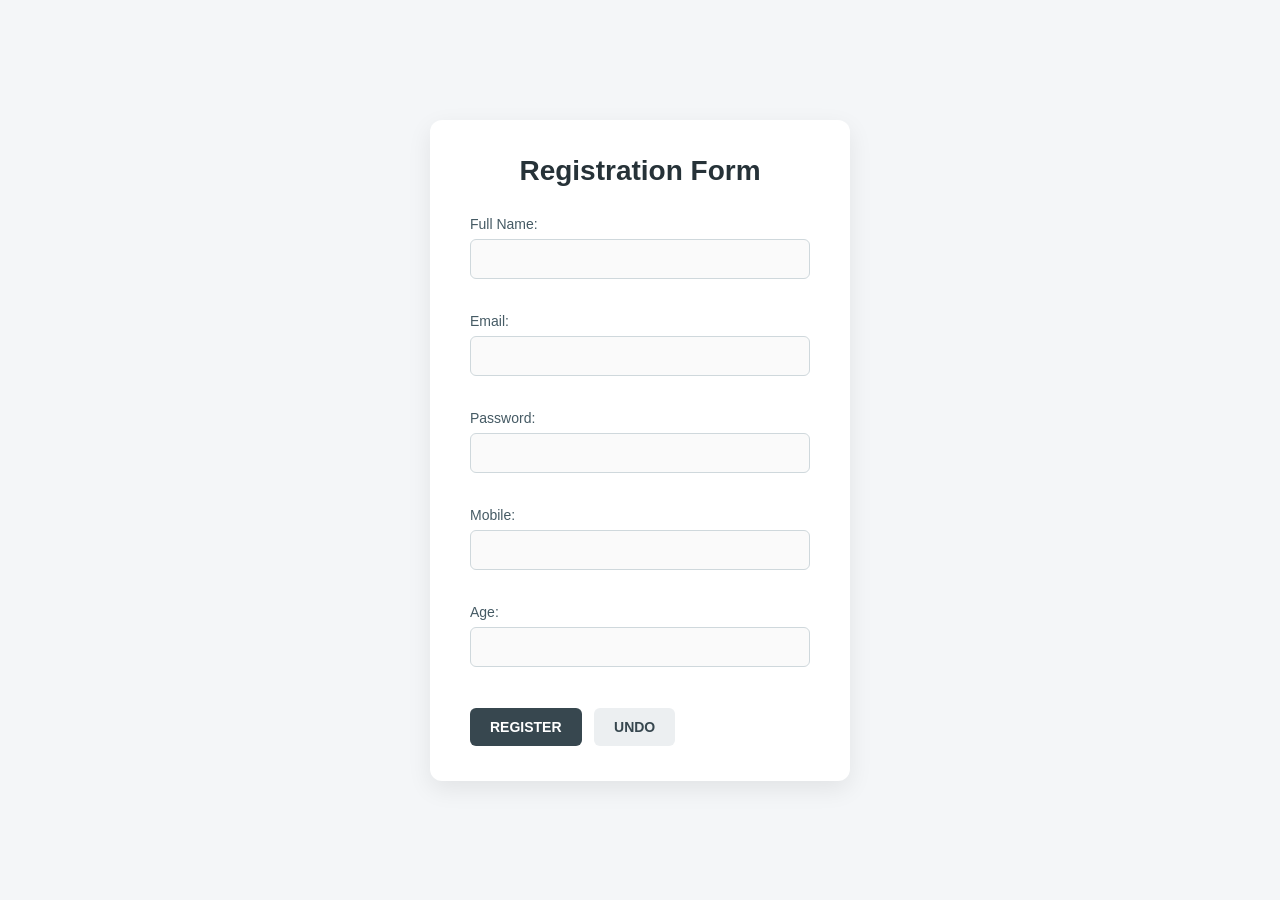
<file: form.html>
<!DOCTYPE html>
<html>
<head>
    <title>Registration Form</title>
    <link rel="stylesheet" href="deco.css">
</head>

<body>

<center>
    <h2>Registration Form</h2>

    <form onsubmit="return validateForm()">

        <label>Full Name:</label>
        <input type="text" id="name">
        <br><br>

        <label>Email:</label>
        <input type="email" id="email">
        <br><br>

        <label>Password:</label>
        <input type="password" id="password">
        <br><br>

        <label>Mobile:</label>
        <input type="text" id="number">
        <br><br>

        <label>Age:</label>
        <input type="number" id="age">
        <br><br>

        <input type="submit" value="REGISTER">
        <input type="reset" value="UNDO">

    </form>
</center>

<script>
function validateForm() {

    let name = document.getElementById("name").value.trim();
    let email = document.getElementById("email").value.trim();
    let password = document.getElementById("password").value;
    let number = document.getElementById("number").value.trim();
    let age = document.getElementById("age").value;

    // Name validation
    if (name == "") {
        alert("Please enter your name");
        return false;
    }

    // Email validation
    let emailPattern = /^[^\s@]+@[^\s@]+\.[^\s@]+$/;

    if (!emailPattern.test(email)) {
        alert("Please enter a valid email address");
        return false;
    }

    // Password validation
    if (password.length < 6) {
        alert("Password must be at least 6 characters long.");
        return false;
    }

    // Mobile number validation
    let phonePattern = /^[0-9]{10}$/;

    if (!phonePattern.test(number)) {
        alert("Phone number must be 10 digits");
        return false;
    }

    // Age validation
    if (age == "" || age < 16 || age > 60) {
        alert("Age must be between 16 and 60.");
        return false;
    }

    alert("Student Registration Successful!");
    return true;
}
</script>

</body>
</html>
</file>
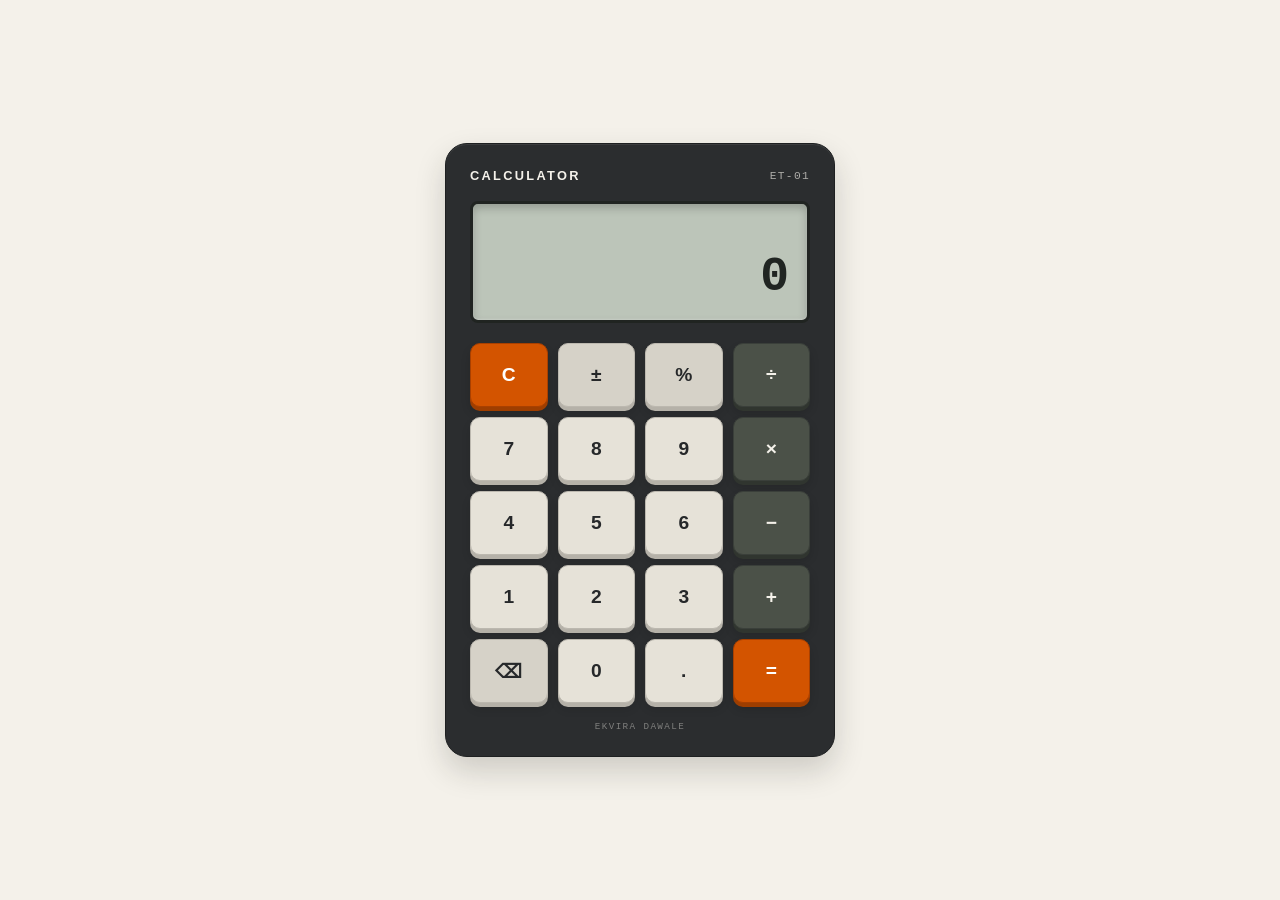
<file: index_5.html>
<!DOCTYPE html>
<html lang="en">
<head>
    <meta charset="UTF-8">

    <!-- Makes the calculator responsive on mobile devices -->
    <meta name="viewport" content="width=device-width, initial-scale=1.0">

    <meta
        name="description"
        content="Vintage minimalist calculator built using HTML, CSS and JavaScript"
    >

    <title>Vintage Calculator</title>

    <!-- External CSS file -->
    <link rel="stylesheet" href="Style_5.css">
</head>

<body>

    <!-- Main calculator application -->
    <main class="calculator" aria-label="Calculator">

        <!-- Calculator header -->
        <header class="calculator__header">
            <h1>CALCULATOR</h1>
            <span class="calculator__model">ET-01</span>
        </header>

        <!--
            Calculator display

            The history display shows the previous operation.
            The main display shows the current number.
        -->
        <section class="display" aria-label="Calculator display">

            <!-- Current operation/history -->
            <div
                class="display__history"
                id="historyDisplay"
                aria-label="Calculation history"
            >
                &nbsp;
            </div>

            <!-- Current value -->
            <output
                class="display__value"
                id="display"
                role="status"
                aria-live="polite"
                aria-atomic="true"
            >
                0
            </output>

        </section>

        <!-- Calculator keypad -->
        <section class="keypad" aria-label="Calculator keypad">

            <!-- Row 1 -->
            <button
                class="key key--clear"
                type="button"
                data-action="clear"
                aria-label="Clear calculator"
            >
                C
            </button>

            <button
                class="key key--function"
                type="button"
                data-action="sign"
                aria-label="Toggle positive or negative"
            >
                ±
            </button>

            <button
                class="key key--function"
                type="button"
                data-action="percent"
                aria-label="Percentage"
            >
                %
            </button>

            <button
                class="key key--operator"
                type="button"
                data-operation="/"
                aria-label="Divide"
            >
                ÷
            </button>


            <!-- Row 2 -->
            <button class="key" type="button" data-number="7">7</button>
            <button class="key" type="button" data-number="8">8</button>
            <button class="key" type="button" data-number="9">9</button>

            <button
                class="key key--operator"
                type="button"
                data-operation="*"
                aria-label="Multiply"
            >
                ×
            </button>


            <!-- Row 3 -->
            <button class="key" type="button" data-number="4">4</button>
            <button class="key" type="button" data-number="5">5</button>
            <button class="key" type="button" data-number="6">6</button>

            <button
                class="key key--operator"
                type="button"
                data-operation="-"
                aria-label="Subtract"
            >
                −
            </button>


            <!-- Row 4 -->
            <button class="key" type="button" data-number="1">1</button>
            <button class="key" type="button" data-number="2">2</button>
            <button class="key" type="button" data-number="3">3</button>

            <button
                class="key key--operator"
                type="button"
                data-operation="+"
                aria-label="Add"
            >
                +
            </button>


            <!-- Row 5 -->
            <button
                class="key key--backspace"
                type="button"
                data-action="backspace"
                aria-label="Backspace"
            >
                ⌫
            </button>

            <button class="key" type="button" data-number="0">0</button>

            <button
                class="key"
                type="button"
                data-action="decimal"
                aria-label="Decimal point"
            >
                .
            </button>

            <button
                class="key key--equals"
                type="button"
                data-action="equals"
                aria-label="Calculate result"
            >
                =
            </button>

        </section>

        <!-- Small footer -->
        <footer class="calculator__footer">
            <span>EKVIRA DAWALE</span>
        </footer>

    </main>

    <!-- External JavaScript file -->
    <script src="script_5.js"></script>
</body>
</html>
</file>
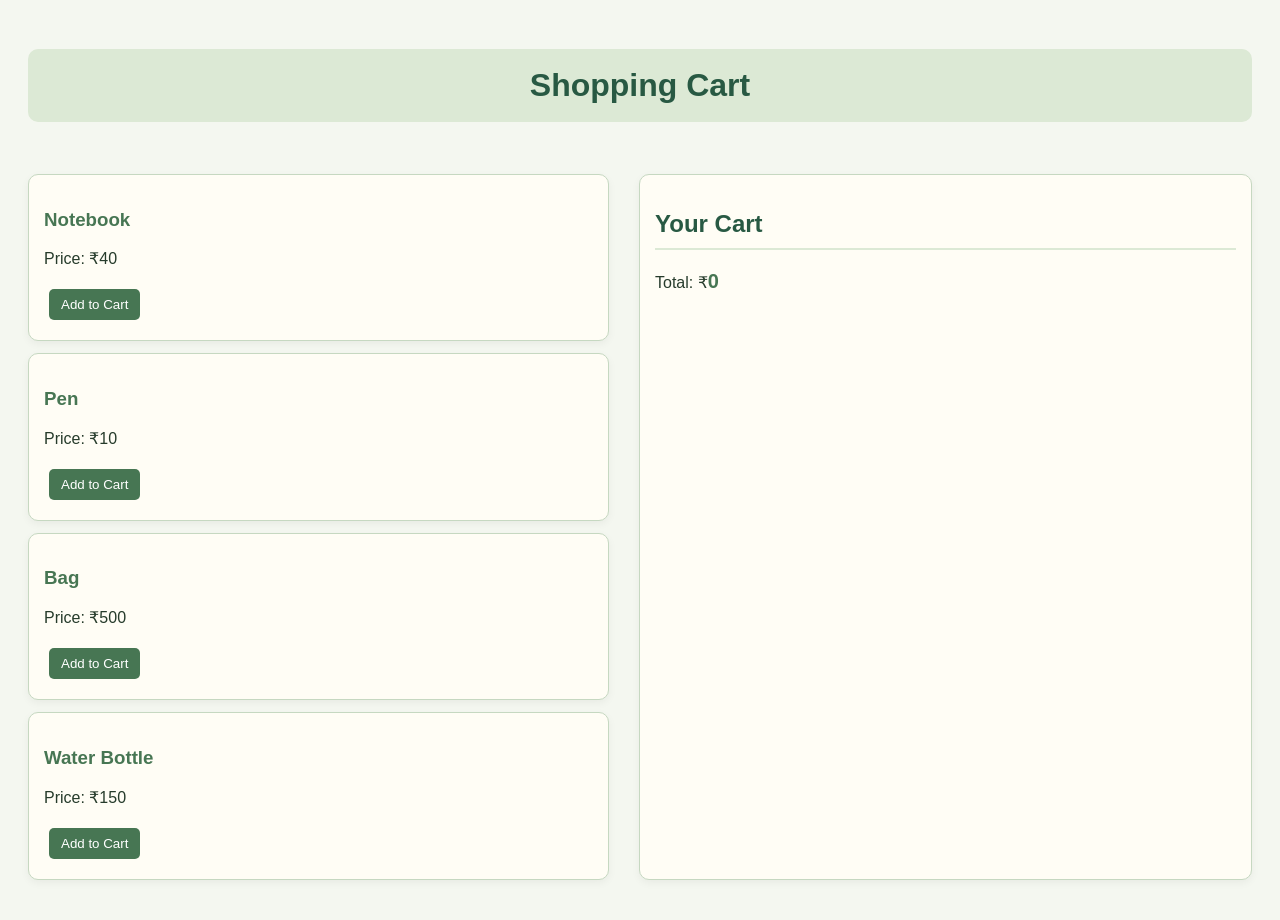
<file: index_6.html>
<!DOCTYPE html>
<html>
<head>
    <meta charset="UTF-8">
    <title>Shopping Cart</title>
    <link rel="stylesheet" href="style_6.css">
</head>
<body>
    <h1>Shopping Cart</h1>

    <section id="product-list"></section>

    <aside id="cart">
        <h2>Your Cart</h2>
        <ul id="cart-list"></ul>
        <p>Total: ₹<span id="total-price">0</span></p>
    </aside>

    <script src="script_6.js"></script>
</body>
</html>
</file>
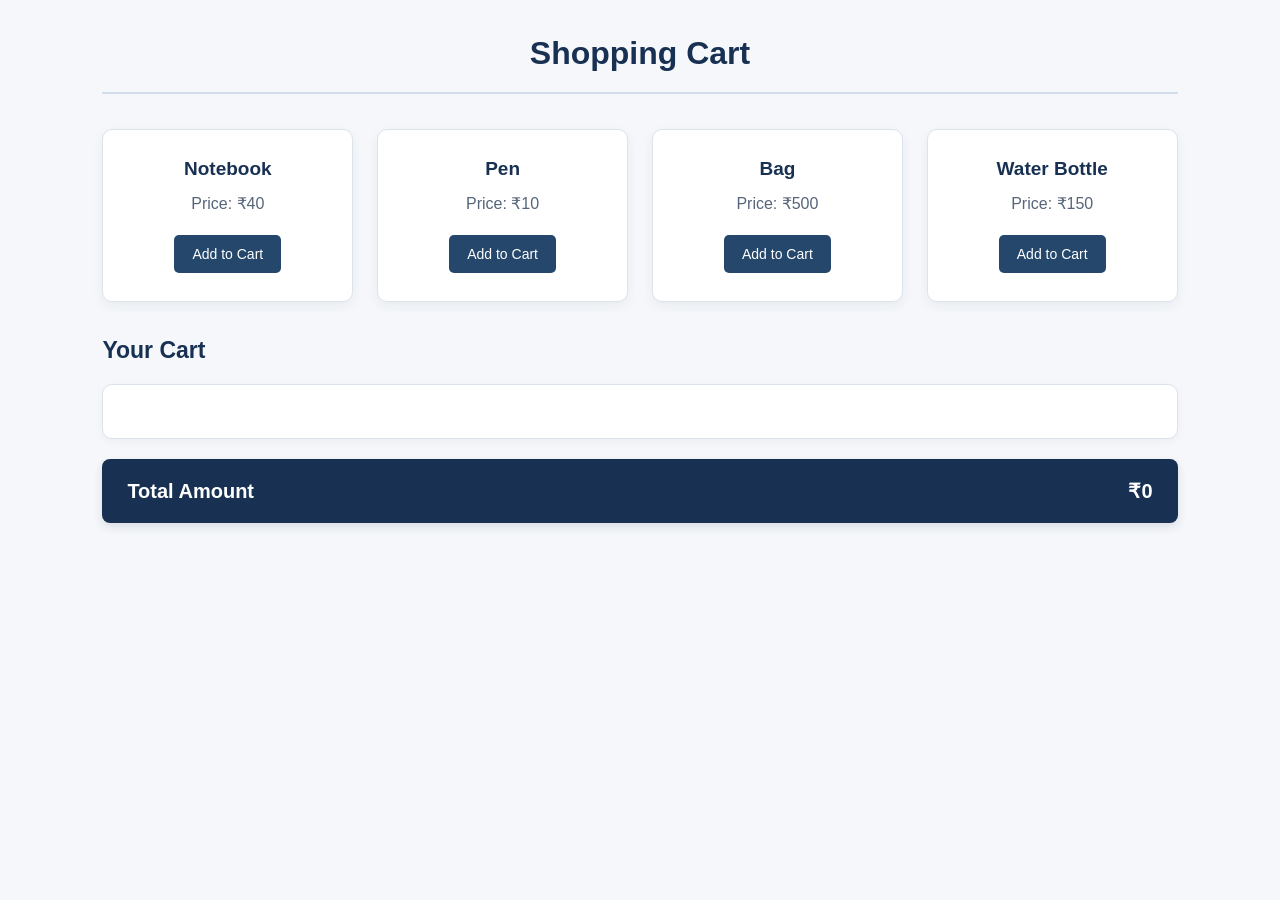
<file: index_8A.html>
<!DOCTYPE html>
<html>
<head>
    <meta charset="UTF-8">
    <title>Shopping Cart - TypeScript</title>
    <link rel="stylesheet" href="style_8A.css">
</head>
<body>
    <h1>Shopping Cart</h1>

    <section id="product-list"></section>

    <aside id="cart">
        <h2>Your Cart</h2>
        <ul id="cart-list"></ul>
       <div class="total">
    <span>Total Amount</span>
    <span>₹<span id="total-price">0</span></span>
</div>
    </aside>

    <script src="script_8A.js"></script>
    
</body>
</body>
</html>
</file>
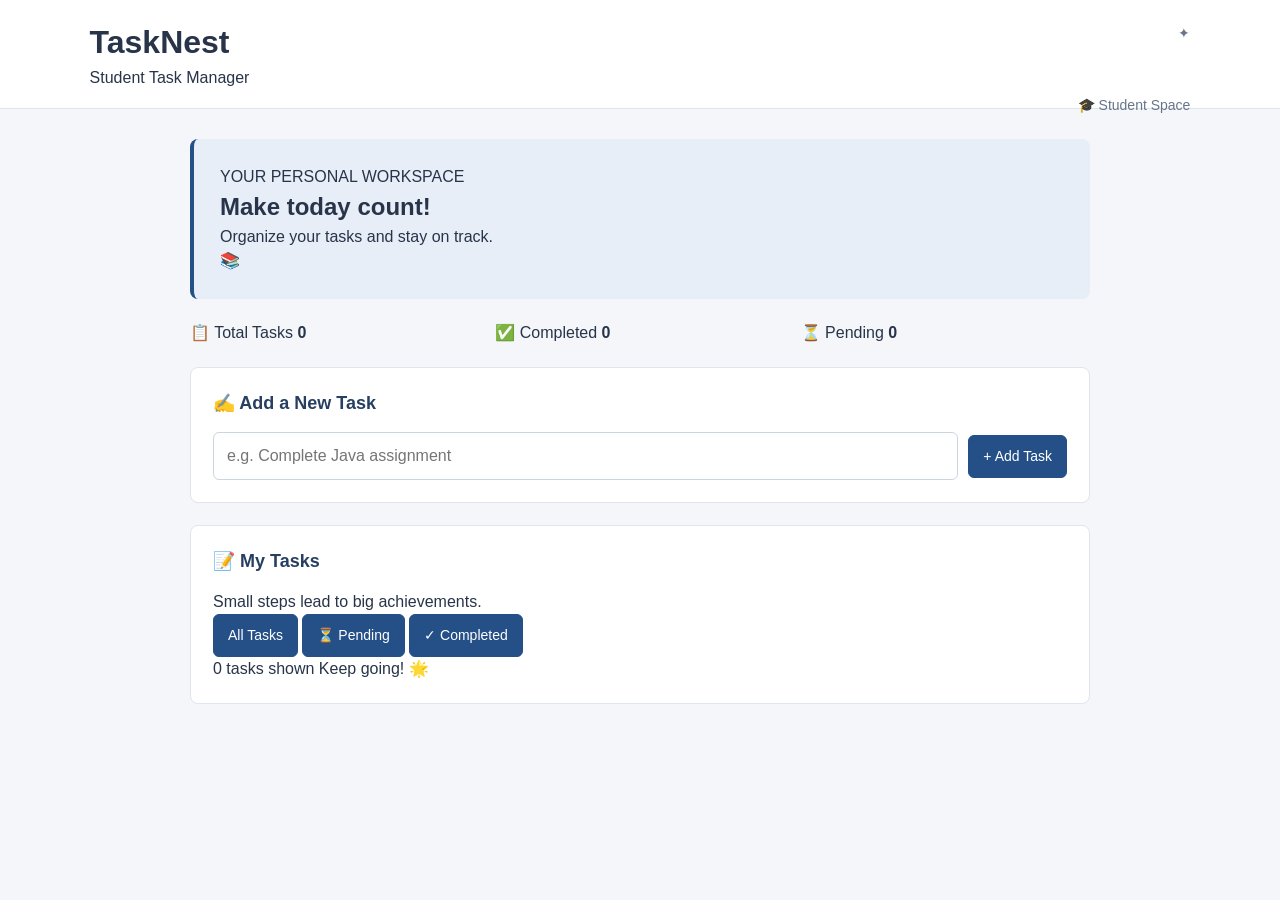
<file: index_MSPA.html>
<!DOCTYPE html>
<html lang="en">
<head>
  <meta charset="UTF-8">
  <meta name="viewport" content="width=device-width, initial-scale=1.0">
  <title>Student Task Manager</title>
  <link rel="stylesheet" href="style_MSPA.css">
  <script src="script_MSPA.js" defer></script>
</head>
<body>
  <header class="topbar">
    <div class="brand">
      <span class="brand-icon">✦</span>
      <div>
        <h1>TaskNest</h1>
        <p>Student Task Manager</p>
      </div>
    </div>
    <span class="student-tag">🎓 Student Space</span>
  </header>

  <main class="container">
    <section class="welcome">
      <div>
        <p class="eyebrow">YOUR PERSONAL WORKSPACE</p>
        <h2>Make today count! </h2>
        <p>Organize your tasks and stay on track.</p>
      </div>
      <div class="welcome-icon">📚</div>
    </section>

    <section class="stats">
      <article class="stat-card lavender">
        <span>📋 Total Tasks</span>
        <strong id="totalCount">0</strong>
      </article>
      <article class="stat-card green">
        <span>✅ Completed</span>
        <strong id="completedCount">0</strong>
      </article>
      <article class="stat-card peach">
        <span>⏳ Pending</span>
        <strong id="pendingCount">0</strong>
      </article>
    </section>

    <section class="panel">
      <h3>✍️ Add a New Task</h3>
      <form id="taskForm" class="task-form">
        <input
          type="text"
          id="taskInput"
          placeholder="e.g. Complete Java assignment"
          maxlength="150"
          aria-label="Enter a new task"
          required
        >
        <button type="submit" class="primary-btn">+ Add Task</button>
      </form>
    </section>

    <section class="panel">
      <div class="section-heading">
        <div>
          <h3>📝 My Tasks</h3>
          <p>Small steps lead to big achievements.</p>
        </div>
       
      </div>

      <div class="filters" aria-label="Filter tasks">
        <button class="filter-btn active" data-filter="all">All Tasks</button>
        <button class="filter-btn" data-filter="pending">⏳ Pending</button>
        <button class="filter-btn" data-filter="completed">✓ Completed</button>
      </div>

      <p id="statusMessage" class="status-message" role="status"></p>
      <div id="taskList" class="task-list"></div>

      <div class="task-footer">
        <span id="taskSummary">0 tasks shown</span>
        <span>Keep going! 🌟</span>
      </div>
    </section>
  </main>
</body>
</html>
</file>
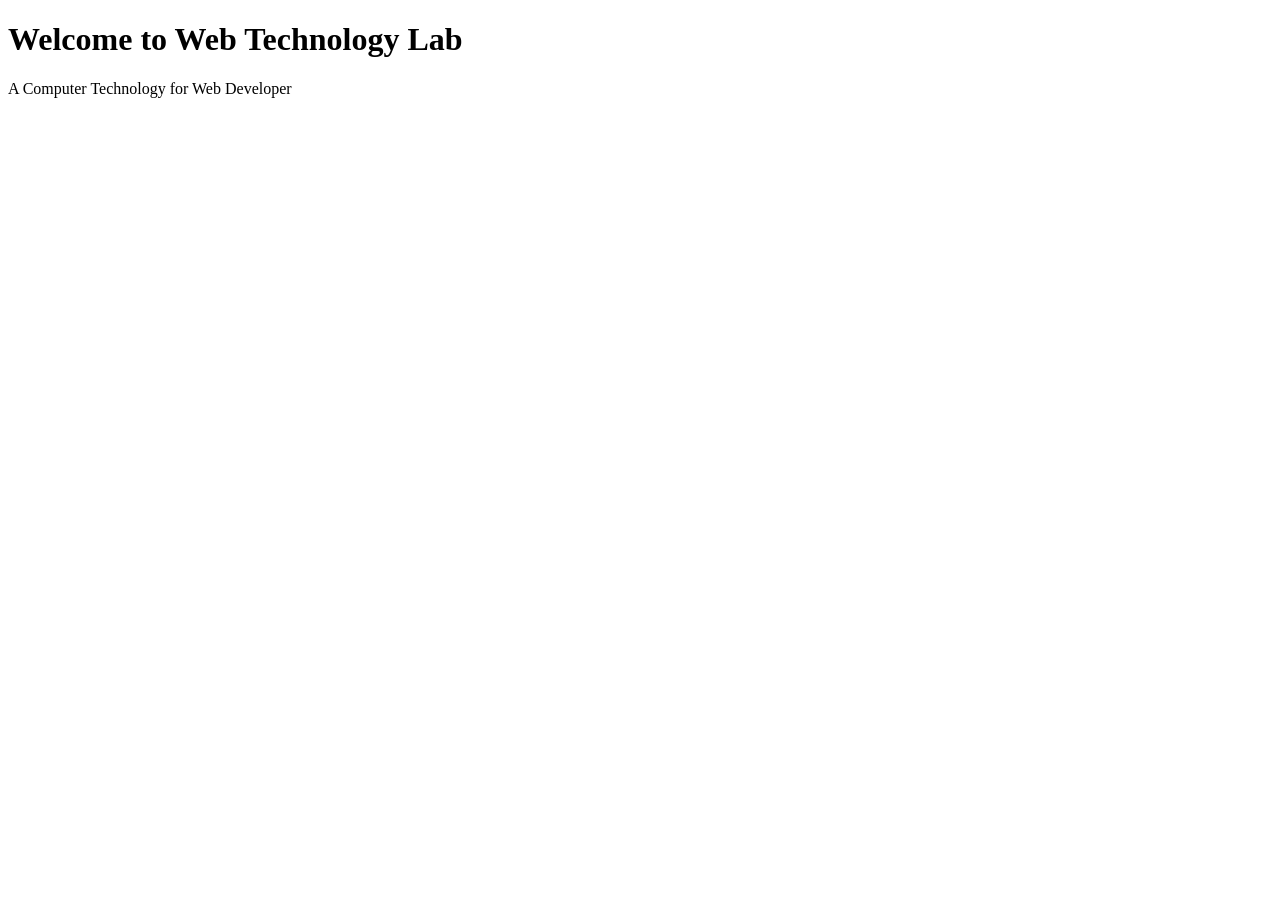
<file: practical1_b.html>
<!DOCTYPE html>
<html>

<!-- Head Section content -->
<head>
<!-- Page title -->
<title>Basic Web Page</title>
</head>

<!-- Body Section content -->
<body>
<!-- Used to display heading content -->
<h1>Welcome to Web Technology Lab</h1>

<!-- Used to display paragraph content -->
<p>A Computer Technology for Web Developer</p>

</body>
</html>
</file>
<file: deco.css>
/* Minimalist Registration Form - Original Styling */

* {
    box-sizing: border-box;
    margin: 0;
    padding: 0;
}

body {
    font-family: Arial, sans-serif;
    background-color: #f4f6f8;
    color: #263238;
    min-height: 100vh;
    display: flex;
    justify-content: center;
    align-items: center;
}

center {
    background-color: #ffffff;
    width: 420px;
    padding: 35px 40px;
    border-radius: 12px;
    box-shadow: 0 8px 25px rgba(0, 0, 0, 0.08);
}

h2 {
    margin-bottom: 28px;
    font-size: 28px;
    font-weight: 600;
    color: #263238;
}

form {
    width: 100%;
    text-align: left;
}

label {
    display: inline-block;
    width: 100%;
    margin-bottom: 7px;
    font-size: 14px;
    font-weight: 500;
    color: #455a64;
}

input[type="text"],
input[type="email"],
input[type="password"],
input[type="number"] {
    width: 100%;
    padding: 11px 12px;
    margin-bottom: 15px;
    border: 1px solid #cfd8dc;
    border-radius: 6px;
    outline: none;
    font-size: 14px;
    background-color: #fafafa;
    transition: 0.2s ease;
}

input[type="text"]:focus,
input[type="email"]:focus,
input[type="password"]:focus,
input[type="number"]:focus {
    border-color: #607d8b;
    background-color: #ffffff;
    box-shadow: 0 0 0 3px rgba(96, 125, 139, 0.12);
}

input[type="submit"],
input[type="reset"] {
    padding: 11px 20px;
    margin-top: 8px;
    border: none;
    border-radius: 6px;
    cursor: pointer;
    font-size: 14px;
    font-weight: 600;
    transition: 0.2s ease;
}

input[type="submit"] {
    background-color: #37474f;
    color: #ffffff;
    margin-right: 8px;
}

input[type="submit"]:hover {
    background-color: #263238;
}

input[type="reset"] {
    background-color: #eceff1;
    color: #37474f;
}

input[type="reset"]:hover {
    background-color: #cfd8dc;
}
</file>
<file: Style_5.css>
/* =========================================================
   VINTAGE MINIMALIST CALCULATOR
   Inspired by mid-century industrial design
   ========================================================= */


/* ---------------------------------------------------------
   1. GLOBAL RESET
   --------------------------------------------------------- */

* {
    box-sizing: border-box;
    margin: 0;
    padding: 0;
}


/* ---------------------------------------------------------
   2. COLOR SYSTEM
   --------------------------------------------------------- */

:root {
    --cream: #f4f1ea;

    --casing: #2b2d2f;
    --casing-light: #383b3d;

    --button: #e6e2d8;
    --button-hover: #eeebe3;

    --operator: #4b5148;
    --operator-hover: #5b6258;

    --accent: #d35400;
    --accent-hover: #bd4a00;

    --display-bg: #bcc5b9;
    --display-dark: #202522;

    --text-dark: #26282a;
    --text-light: #f4f1ea;

    --border: #1e2021;
}


/* ---------------------------------------------------------
   3. PAGE
   --------------------------------------------------------- */

body {
    min-height: 100vh;

    display: flex;
    justify-content: center;
    align-items: center;

    padding: 24px;

    background: var(--cream);

    color: var(--text-dark);

    font-family:
        Arial,
        Helvetica,
        sans-serif;
}


/* ---------------------------------------------------------
   4. CALCULATOR CHASSIS
   --------------------------------------------------------- */

.calculator {
    width: min(100%, 390px);

    padding: 24px;

    background: var(--casing);

    border-radius: 22px;

    /*
        Subtle physical depth.
        No gradient or neon glow is used.
    */
    box-shadow:
        0 14px 30px rgba(35, 35, 30, 0.18),
        inset 0 1px 0 rgba(255, 255, 255, 0.08);

    border: 1px solid var(--border);
}


/* ---------------------------------------------------------
   5. HEADER
   --------------------------------------------------------- */

.calculator__header {
    display: flex;
    justify-content: space-between;
    align-items: center;

    margin-bottom: 18px;

    color: var(--text-light);
}

.calculator__header h1 {
    font-size: 0.8rem;

    letter-spacing: 0.18em;

    font-weight: 700;
}

.calculator__model {
    font-family: "Courier New", monospace;

    font-size: 0.7rem;

    letter-spacing: 0.12em;

    opacity: 0.65;
}


/* ---------------------------------------------------------
   6. DISPLAY
   --------------------------------------------------------- */

.display {
    min-height: 122px;

    display: flex;
    flex-direction: column;
    justify-content: flex-end;

    padding: 15px 18px;

    margin-bottom: 20px;

    background: var(--display-bg);

    border: 3px solid #202421;

    border-radius: 8px;

    /*
        Recessed LCD-style appearance
    */
    box-shadow:
        inset 0 4px 9px rgba(20, 25, 20, 0.24),
        inset 0 -1px 2px rgba(255, 255, 255, 0.3);
}


/* Previous operation */
.display__history {
    min-height: 24px;

    overflow: hidden;

    white-space: nowrap;

    text-overflow: ellipsis;

    text-align: right;

    color: rgba(32, 37, 34, 0.68);

    font-family:
        "Courier New",
        monospace;

    font-size: 0.85rem;
}


/* Current number */
.display__value {
    display: block;

    width: 100%;

    overflow: hidden;

    white-space: nowrap;

    text-overflow: ellipsis;

    text-align: right;

    color: var(--display-dark);

    font-family:
        "Courier New",
        monospace;

    font-size: clamp(2rem, 9vw, 3rem);

    font-weight: 700;

    line-height: 1.15;
}


/* ---------------------------------------------------------
   7. KEYPAD
   --------------------------------------------------------- */

.keypad {
    display: grid;

    grid-template-columns: repeat(4, 1fr);

    gap: 10px;
}


/* ---------------------------------------------------------
   8. BUTTON BASE
   --------------------------------------------------------- */

.key {
    min-height: 64px;

    border: 1px solid #bcb8af;

    border-radius: 10px;

    background: var(--button);

    color: var(--text-dark);

    font-family:
        Arial,
        Helvetica,
        sans-serif;

    font-size: 1.2rem;

    font-weight: 700;

    cursor: pointer;

    /*
        Subtle tactile bevel
    */
    box-shadow:
        0 4px 0 #b5b1a8,
        0 6px 10px rgba(0, 0, 0, 0.12);

    transition:
        transform 80ms ease,
        box-shadow 80ms ease,
        background-color 120ms ease;
}


/* Hover only enhances desktop experience */
@media (hover: hover) {

    .key:hover {
        background: var(--button-hover);
    }

}


/* Keyboard focus */
.key:focus-visible {
    outline: 3px solid #e9b48e;

    outline-offset: 2px;
}


/* Physical button press */
.key:active {
    transform: translateY(3px);

    box-shadow:
        0 1px 0 #b5b1a8,
        0 2px 4px rgba(0, 0, 0, 0.12);
}


/* ---------------------------------------------------------
   9. OPERATOR BUTTONS
   --------------------------------------------------------- */

.key--operator {
    background: var(--operator);

    color: var(--text-light);

    border-color: #3a3f3a;

    box-shadow:
        0 4px 0 #30352f,
        0 6px 10px rgba(0, 0, 0, 0.15);
}


@media (hover: hover) {

    .key--operator:hover {
        background: var(--operator-hover);
    }

}


/* ---------------------------------------------------------
   10. CLEAR + EQUALS
   --------------------------------------------------------- */

.key--clear,
.key--equals {
    background: var(--accent);

    color: white;

    border-color: #a94000;

    box-shadow:
        0 4px 0 #9e3e00,
        0 6px 10px rgba(0, 0, 0, 0.15);
}


@media (hover: hover) {

    .key--clear:hover,
    .key--equals:hover {
        background: var(--accent-hover);
    }

}


/* ---------------------------------------------------------
   11. FUNCTION BUTTONS
   --------------------------------------------------------- */

.key--function,
.key--backspace {
    background: #d6d2c8;
}


/* ---------------------------------------------------------
   12. FOOTER
   --------------------------------------------------------- */

.calculator__footer {
    margin-top: 18px;

    text-align: center;

    color: rgba(244, 241, 234, 0.42);

    font-family:
        "Courier New",
        monospace;

    font-size: 0.58rem;

    letter-spacing: 0.15em;
}


/* ---------------------------------------------------------
   13. RESPONSIVE DESIGN
   --------------------------------------------------------- */

@media (max-width: 430px) {

    body {
        padding: 12px;
    }

    .calculator {
        padding: 18px;

        border-radius: 18px;
    }

    .keypad {
        gap: 8px;
    }

    .key {
        min-height: 58px;

        font-size: 1.05rem;
    }

    .display {
        min-height: 110px;
    }

}


/* Very small screens */
@media (max-width: 340px) {

    .calculator {
        padding: 14px;
    }

    .key {
        min-height: 54px;
    }

    .keypad {
        gap: 6px;
    }

}
</file>
<file: style_6.css>
body {
    font-family: Arial, sans-serif;
    display: flex;
    flex-wrap: wrap;
    gap: 30px;
    padding: 20px;
    background: #f4f7f0;
    color: #263b2b;
}

h1 {
    width: 100%;
    color: #285943;
    text-align: center;
    background: #dce9d5;
    padding: 18px 0;
    border-radius: 10px;
}

#product-list, #cart {
    flex: 1;
    min-width: 250px;
}

.product-card, #cart {
    border: 1px solid #c6d8c1;
    padding: 15px;
    margin-bottom: 12px;
    background: #fffdf5;
    border-radius: 10px;
    box-shadow: 0 3px 8px #0000000d;
}

.product-card h3 {
    color: #477653;
}

button {
    background: #477653;
    color: white;
    border: none;
    border-radius: 5px;
    padding: 8px 12px;
    margin: 5px;
    cursor: pointer;
}

button:hover {
    background: #285943;
}

#cart h2 {
    color: #285943;
    border-bottom: 2px solid #dce9d5;
    padding-bottom: 10px;
}

#total-price {
    color: #477653;
    font-weight: bold;
    font-size: 20px;
}
</file>
<file: style_8A.css>
* {
    margin: 0;
    padding: 0;
    box-sizing: border-box;
}

body {
    font-family: Arial, sans-serif;
    background: #f5f7fa;
    color: #263445;
    padding: 35px 8%;
}

h1 {
    text-align: center;
    color: #183153;
    font-size: 32px;
    padding-bottom: 20px;
    margin-bottom: 35px;
    border-bottom: 2px solid #d4deea;
}

h2 {
    color: #183153;
    font-size: 23px;
    margin: 35px 0 20px;
}

#product-list {
    display: grid;
    grid-template-columns: repeat(auto-fit, minmax(220px, 1fr));
    gap: 24px;
}

.product-card {
    background: #ffffff;
    border: 1px solid #dce3eb;
    border-radius: 10px;
    padding: 28px 20px;
    text-align: center;
    box-shadow: 0 4px 12px rgba(24, 49, 83, 0.06);
    transition: transform 0.2s, box-shadow 0.2s;
}

.product-card:hover {
    transform: translateY(-4px);
    box-shadow: 0 8px 18px rgba(24, 49, 83, 0.12);
}

.product-card h3 {
    color: #183153;
    font-size: 19px;
    margin-bottom: 14px;
}

.product-card p {
    color: #566579;
    font-size: 16px;
    margin-bottom: 22px;
}

button {
    background: #24476b;
    color: #ffffff;
    border: none;
    border-radius: 5px;
    padding: 11px 18px;
    font-size: 14px;
    cursor: pointer;
    transition: background 0.2s;
}

button:hover {
    background: #183153;
}

#cart-list {
    list-style: none;
    background: #ffffff;
    border: 1px solid #dce3eb;
    border-radius: 10px;
    padding: 8px 22px;
    min-height: 55px;
    box-shadow: 0 3px 10px rgba(24, 49, 83, 0.04);
}

#cart-list li {
    display: flex;
    align-items: center;
    justify-content: space-between;
    gap: 15px;
    padding: 16px 5px;
    border-bottom: 1px solid #e8edf2;
    color: #36475a;
    line-height: 1.5;
}

#cart-list li:last-child {
    border-bottom: none;
}

#cart-list button {
    background: #a33a3a;
    padding: 8px 14px;
    flex-shrink: 0;
}

#cart-list button:hover {
    background: #812c2c;
}

.total {
    display: flex;
    justify-content: space-between;
    align-items: center;
    margin-top: 20px;
    padding: 20px 25px;
    background: #183153;
    color: #ffffff;
    border-radius: 8px;
    font-size: 20px;
    font-weight: bold;
    box-shadow: 0 4px 10px rgba(24, 49, 83, 0.12);
}

@media (max-width: 600px) {
    body {
        padding: 20px 5%;
    }

    h1 {
        font-size: 26px;
    }

    #product-list {
        grid-template-columns: 1fr;
    }

    #cart-list li {
        align-items: flex-start;
    }
}
</file>
<file: style_MSPA.css>
* {
  margin: 0;
  padding: 0;
  box-sizing: border-box;
}

body {
  font-family: Arial, sans-serif;
  background: #f4f6f9;
  color: #273449;
  line-height: 1.5;
}

header {
  background: #fff;
  padding: 18px 7%;
  border-bottom: 1px solid #dfe5ed;
}

header b {
  font-size: 22px;
  color: #245087;
}

header span {
  float: right;
  padding-top: 5px;
  color: #66758a;
  font-size: 14px;
}

main {
  width: 90%;
  max-width: 900px;
  margin: 30px auto;
}

.welcome {
  background: #e8eef7;
  padding: 26px;
  border-radius: 8px;
  margin-bottom: 22px;
  border-left: 4px solid #245087;
}

.welcome h1 {
  font-size: 26px;
  color: #245087;
  margin-bottom: 7px;
}

.stats {
  display: grid;
  grid-template-columns: repeat(3, 1fr);
  gap: 16px;
  margin-bottom: 22px;
}

.stats div {
  background: #fff;
  padding: 18px;
  border: 1px solid #dfe5ed;
  border-radius: 8px;
  border-top: 3px solid #245087;
}

.stats div:nth-child(2) {
  border-top-color: #42816a;
}

.stats div:nth-child(3) {
  border-top-color: #c28b42;
}

.stats h2 {
  font-size: 28px;
  margin-top: 6px;
  color: #273449;
}

.panel {
  background: #fff;
  padding: 22px;
  border: 1px solid #dfe5ed;
  border-radius: 8px;
  margin-bottom: 22px;
}

h3 {
  font-size: 18px;
  color: #273f60;
  margin-bottom: 15px;
}

form, .heading, nav {
  display: flex;
  align-items: center;
  gap: 10px;
  flex-wrap: wrap;
}

.heading {
  justify-content: space-between;
}

.heading h3 {
  margin-bottom: 0;
}

input {
  font: inherit;
}

form input {
  flex: 1;
  min-width: 0;
  padding: 11px 13px;
  border: 1px solid #cbd5e1;
  border-radius: 6px;
  outline: none;
}

form input:focus {
  border-color: #245087;
}

button {
  padding: 10px 14px;
  border: 1px solid #245087;
  border-radius: 6px;
  background: #245087;
  color: #fff;
  font: inherit;
  font-size: 14px;
  cursor: pointer;
}

button:hover {
  background: #193b66;
}

#load {
  background: #fff;
  color: #245087;
}

#load:hover {
  background: #edf3fa;
}

nav {
  margin: 20px 0 12px;
}

nav button {
  background: #fff;
  color: #4b5b70;
  border-color: #cbd5e1;
}

nav button.active {
  background: #245087;
  color: #fff;
}

#message {
  color: #426b58;
  font-size: 13px;
  margin: 8px 0;
}

.task {
  display: flex;
  align-items: center;
  gap: 12px;
  padding: 14px 2px;
  border-bottom: 1px solid #e8edf3;
}

.task input {
  width: 17px;
  height: 17px;
  accent-color: #245087;
  cursor: pointer;
  flex-shrink: 0;
}

.task .name {
  flex: 1;
  overflow-wrap: anywhere;
  font-size: 14px;
}

.task small {
  display: block;
  color: #748196;
  font-size: 11px;
  margin-top: 3px;
}

.task.done .name {
  text-decoration: line-through;
  color: #85909f;
}

.task .delete {
  background: #fff;
  color: #b13e45;
  border-color: #e4b9bc;
}

.task .delete:hover {
  background: #fff1f1;
}

.empty {
  text-align: center;
  padding: 25px 5px;
  color: #748196;
}

footer {
  text-align: center;
  padding: 15px;
  color: #748196;
  font-size: 12px;
  border-top: 1px solid #dfe5ed;
  background: #fff;
}

@media (max-width: 550px) {
  header {
    padding: 15px 5%;
  }

  header span {
    font-size: 12px;
  }

  main {
    width: 92%;
    margin-top: 20px;
  }

  .welcome, .panel {
    padding: 17px;
  }

  .welcome h1 {
    font-size: 22px;
  }

  .stats {
    gap: 8px;
  }

  .stats div {
    padding: 12px 8px;
    font-size: 12px;
  }

  .stats h2 {
    font-size: 23px;
  }

  form {
    flex-direction: column;
    align-items: stretch;
  }

  form button {
    width: 100%;
  }
}
</file>
